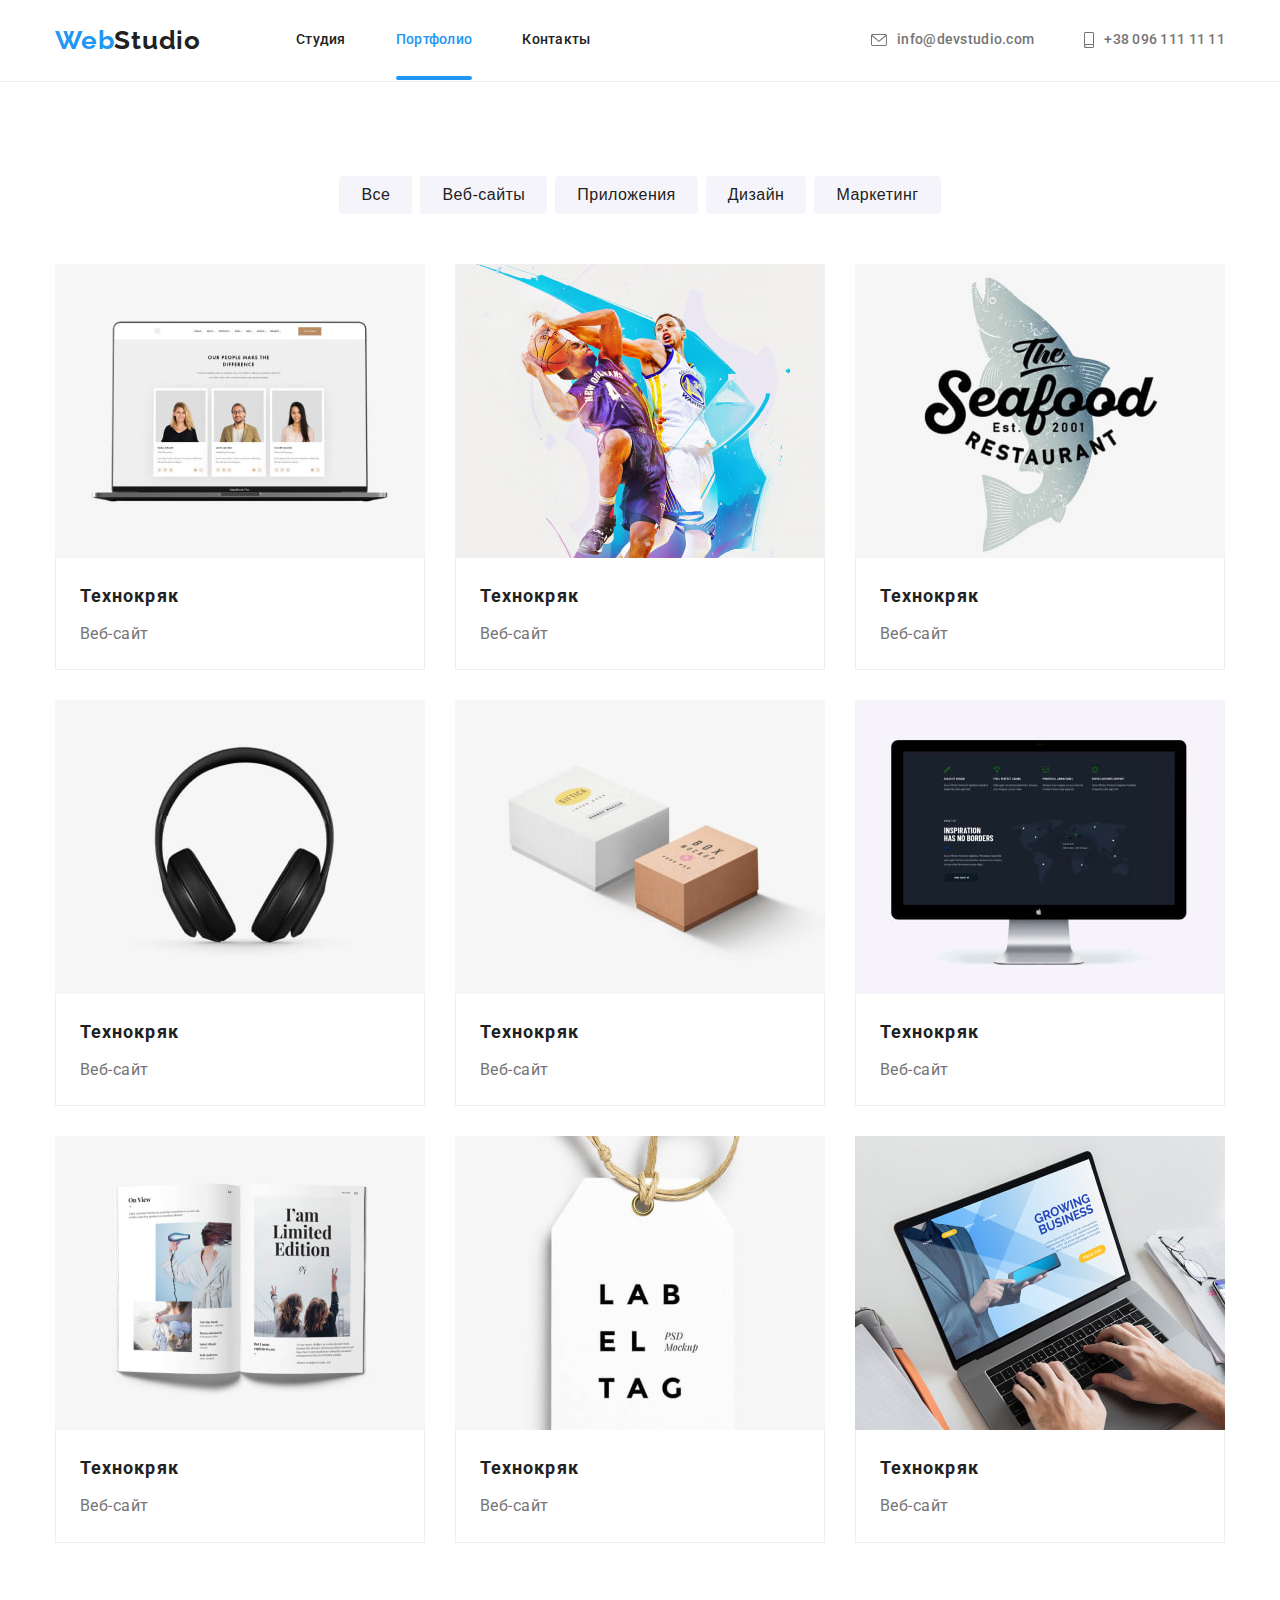
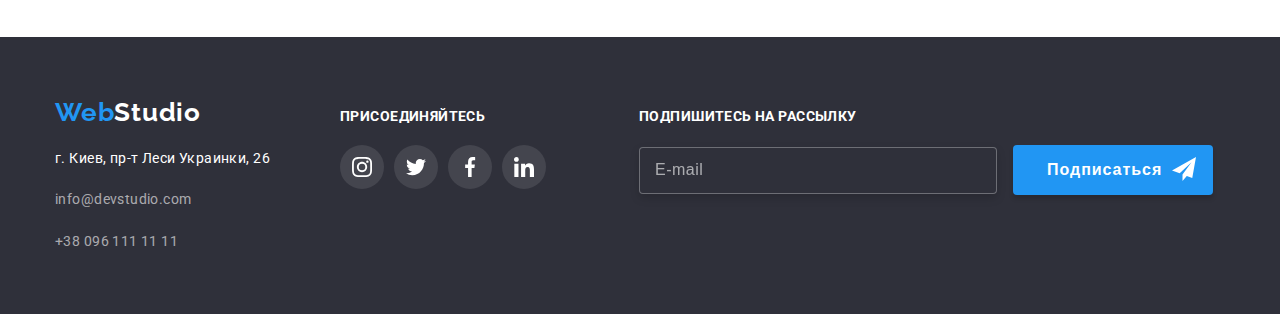
<file: portfolio.html>
<!DOCTYPE html>
<html lang="en">
<head>
    <meta charset="UTF-8">
    <meta name="viewport" content="width=device-width, initial-scale=1.0">
    <title>WebStudio</title>
    <!-- Шрифты -->
    <link rel="preconnect" href="https://fonts.gstatic.com">
    <link href="https://fonts.googleapis.com/css2?family=Raleway:wght@700&family=Roboto:wght@400;500;700;900&display=swap" rel="stylesheet">
    <!-- Modern Normalize -->
    <link rel="stylesheet" href="https://cdnjs.cloudflare.com/ajax/libs/modern-normalize/1.1.0/modern-normalize.min.css" integrity="sha512-wpPYUAdjBVSE4KJnH1VR1HeZfpl1ub8YT/NKx4PuQ5NmX2tKuGu6U/JRp5y+Y8XG2tV+wKQpNHVUX03MfMFn9Q==" crossorigin="anonymous" referrerpolicy="no-referrer" />
    <!-- Стили -->
    <link rel="stylesheet" href="./style/style.css">
</head>
<body>
     <!-- Шапка сайта (навигация) -->
    <header class="header-menu">
        <div class="container header-container">
            <a class="logo-style" href="./index.html"><span class="text-logo-style">Web</span>Studio</a>
            <nav class="social-links">
                <ul class="social-links-list">
                    <li class="social-links-list-item list">
                        <a class="social-links-list-link link " href="./index.html">Студия</a></li>
                    <li class="social-links-list-item list">
                        <a class="social-links-list-link link is-current" href="./portfolio.html">Портфолио</a></li>
                    <li class="social-links-list-item list">
                        <a class="social-links-list-link link" href="#">Контакты</a></li>
                </ul>
            </nav>
            <ul class="social-contakt-list">
                <li class="social-links-contakt-list-item list">
                    <a class="social-contakt-list-link link" href="mailto:info@devstudio.com">
                    <svg class="social-contakt-icon" width="16" height="12">
                        <use href="./img/icons.svg#mail"></use>
                    </svg>info@devstudio.com</a>
                </li>
                <li class="social-links-contakt-list-item list">
                    <a class="social-contakt-list-link link" 
                    href="tel:+380961111111"><svg class="social-contakt-icon" width="10" height="16">
                        <use href="./img/icons.svg#smartphone"></use>
                    </svg>+38 096 111 11 11</a>
                </li>
            </ul>
        </div>
        </header>  
    <main class="header-border">
        <!-- BUTTONS CATALOG-->
        <section class="portfolio-button">
            <div class="container">
            <ul class="catalog-button-list">
                <li class="catalog-button-list-item-p list">
                    <button class="portfolio-cataloge-buttom" type="button">Все</button>
                </li>
                <li class="catalog-button-list-item list">
                <button class="portfolio-cataloge-buttom" type="button">Веб-сайты</button>
                </li>
                <li class="catalog-button-list-item list">
                    <button class="portfolio-cataloge-buttom" type="button">Приложения</button>
                </li>
                <li class="catalog-button-list-item list">
                    <button class="portfolio-cataloge-buttom" type="button">Дизайн</button>
                </li>
                <li class="catalog-button-list-item list">
                    <button class="portfolio-cataloge-buttom" type="button">Маркетинг</button>
                </li>
            </ul>
            </div>
        </section>
        <section class="portfolio-container">
            <div class="container">
            <ul class="catalog-list">
                <li class="catalog-list-item list">
                    <a href="#" class="catalog-list-link">
                    <figure class="catalog-border-list-item">
                        <div class="overlay-catalog-img-position">
                            <img class= "catalog-border-list-item-img" src="img/portfolio/img.jpg" alt="Ноутбук с макетом сайта" width="370" height="294">
                            <p class="overlay-portfolio-catalog-img overlay-portfolio-catalog-text">
                                Технокряк это современная площадка распространения коронавируса. Компании используют эту платформу для цифрового шпионажа и атак на защищённые сервера конкурентов.
                            </p>
                        </div>
                    <div class="catalog-list-item-text">
                    <h4 class="catalog-list-item-heading">Технокряк</h4>
                    <p class="catalog-list-item-paragraph">Веб-сайт</p>
                    </div>
                    </figure>
                    </a>
                </li>
                <li class="catalog-list-item list">
                    <a href="#" class="catalog-list-link">
                    <figure class="catalog-border-list-item">
                    <div class="overlay-catalog-img-position">
                    <img class= "catalog-border-list-item-img" src="img/portfolio/img-1.jpg" alt="Баскетболисты" width="370" height="294">
                    <p class="overlay-portfolio-catalog-img overlay-portfolio-catalog-text">
                        Технокряк это современная площадка распространения коронавируса. Компании используют эту платформу для цифрового шпионажа и атак на защищённые сервера конкурентов.
                        </p>
                    </div>
                    <div class="catalog-list-item-text">
                    <h4 class="catalog-list-item-heading">Технокряк</h4>
                    <p class="catalog-list-item-paragraph">Веб-сайт</p>
                    </div>
                    </figure>
                    </a>
                </li>
                <li class="catalog-list-item list">
                    <a href="#" class="catalog-list-link">
                    <figure class="catalog-border-list-item">
                    <div class="overlay-catalog-img-position">
                    <img class= "catalog-border-list-item-img" src="img/portfolio/img-2.jpg" alt="Лого морского ресторана" width="370" height="294">
                    <p class="overlay-portfolio-catalog-img overlay-portfolio-catalog-text">
                        Технокряк это современная площадка распространения коронавируса. Компании используют эту платформу для цифрового шпионажа и атак на защищённые сервера конкурентов.
                        </p>
                    </div>
                    <div class="catalog-list-item-text">
                    <h4 class="catalog-list-item-heading">Технокряк</h4>
                    <p class="catalog-list-item-paragraph">Веб-сайт</p>
                    </div>
                    </figure>
                    </a>
                </li>
                <li class="catalog-list-item list">
                    <a href="#" class="catalog-list-link">
                    <figure class="catalog-border-list-item">
                    <div class="overlay-catalog-img-position">
                    <img class= "catalog-border-list-item-img" src="img/portfolio/img-3.jpg" alt="Наушники" width="370" height="294">
                    <p class="overlay-portfolio-catalog-img overlay-portfolio-catalog-text">
                        Технокряк это современная площадка распространения коронавируса. Компании используют эту платформу для цифрового шпионажа и атак на защищённые сервера конкурентов.
                        </p>
                    </div>
                    <div class="catalog-list-item-text">
                    <h4 class="catalog-list-item-heading">Технокряк</h4>
                    <p class="catalog-list-item-paragraph">Веб-сайт</p>
                    </div>
                    </figure>
                    </a>
                </li>
                <li class="catalog-list-item list">
                    <a href="#" class="catalog-list-link">
                    <figure class="catalog-border-list-item">
                    <div class="overlay-catalog-img-position">
                    <img class= "catalog-border-list-item-img" src="img/portfolio/img-4.jpg" alt="Макет коробчек" width="370" height="294">
                    <p class="overlay-portfolio-catalog-img overlay-portfolio-catalog-text">
                        Технокряк это современная площадка распространения коронавируса. Компании используют эту платформу для цифрового шпионажа и атак на защищённые сервера конкурентов.
                        </p>
                    </div>
                    <div class="catalog-list-item-text">
                    <h4 class="catalog-list-item-heading">Технокряк</h4>
                    <p class="catalog-list-item-paragraph">Веб-сайт</p>
                    </div>
                    </figure>
                    </a>
                </li>
                <li class="catalog-list-item list">
                    <a href="#" class="catalog-list-link">
                    <figure class="catalog-border-list-item">
                    <div class="overlay-catalog-img-position">
                    <img class= "catalog-border-list-item-img" src="img/portfolio/img-5.jpg" alt="Экран аймака" width="370" height="294">
                    <p class="overlay-portfolio-catalog-img overlay-portfolio-catalog-text">
                        Технокряк это современная площадка распространения коронавируса. Компании используют эту платформу для цифрового шпионажа и атак на защищённые сервера конкурентов.
                        </p>
                    </div>
                    <div class="catalog-list-item-text">
                    <h4 class="catalog-list-item-heading">Технокряк</h4>
                    <p class="catalog-list-item-paragraph">Веб-сайт</p>
                    </div>
                    </figure>
                    </a>
                </li>
                <li class="catalog-list-item list">
                    <a href="#" class="catalog-list-link">
                    <figure class="catalog-border-list-item">
                    <div class="overlay-catalog-img-position">
                    <img class= "catalog-border-list-item-img" src="img/portfolio/img-6.jpg" alt="Журнал" width="370" height="294">
                    <p class="overlay-portfolio-catalog-img overlay-portfolio-catalog-text">
                        Технокряк это современная площадка распространения коронавируса. Компании используют эту платформу для цифрового шпионажа и атак на защищённые сервера конкурентов.
                        </p>
                    </div>
                    <div class="catalog-list-item-text">
                    <h4 class="catalog-list-item-heading">Технокряк</h4>
                    <p class="catalog-list-item-paragraph">Веб-сайт</p>
                    </div>
                    </figure>
                    </a>
                </li>
                <li class="catalog-list-item list">
                    <a href="#" class="catalog-list-link">
                    <figure class="catalog-border-list-item">
                    <div class="overlay-catalog-img-position">
                    <img class= "catalog-border-list-item-img" src="img/portfolio/img-7.jpg" alt="Лейба" width="370" height="294">
                    <p class="overlay-portfolio-catalog-img overlay-portfolio-catalog-text">
                        Технокряк это современная площадка распространения коронавируса. Компании используют эту платформу для цифрового шпионажа и атак на защищённые сервера конкурентов.
                        </p>
                    </div>
                    <div class="catalog-list-item-text">
                    <h4 class="catalog-list-item-heading">Технокряк</h4>
                    <p class="catalog-list-item-paragraph">Веб-сайт</p>
                    </div>
                    </figure>
                    </a>
                </li>
                <li class="catalog-list-item list">
                    <a href="#" class="catalog-list-link">
                    <figure class="catalog-border-list-item">
                    <div class="overlay-catalog-img-position">
                    <img class= "catalog-border-list-item-img" src="img/portfolio/img-8.jpg" alt="Работа за макбуком" width="370" height="294">
                    <p class="overlay-portfolio-catalog-img overlay-portfolio-catalog-text">
                        Технокряк это современная площадка распространения коронавируса. Компании используют эту платформу для цифрового шпионажа и атак на защищённые сервера конкурентов.
                        </p>
                    </div>
                    <div class="catalog-list-item-text">
                    <h4 class="catalog-list-item-heading">Технокряк</h4>
                    <p class="catalog-list-item-paragraph">Веб-сайт</p>
                    </div>
                    </figure>
                    </a>
                </li>
            </ul>
            </div>
        </section>
    </main>
    <!-- Footer -->
    <footer class="footer-container">
        <div class="container">
        <ul class="footer-list">
            <li class="footer-list-item list">
                <a class="footer-logo-style" href="./index.html"><span class="footer-text-logo-style">Web</span>Studio</a>
                <ul class="footer-contact-list">
                <li class="footer-contact-list-item list"><a class="footer-list-link-adress link" href="#">г. Киев, пр-т Леси Украинки, 26</a></li>
                <li class="footer-contact-list-item list"><a class="footer-contact-list-link link" href="mailto:info@devstudio.com">info@devstudio.com</a></li>
                <li class="footer-contact-list-item list"><a class="footer-contact-list-link link" href="tel:+380961111111">+38 096 111 11 11</a></li>
                </ul>
            </li>
            <li class="footer-list-item list">
                <p class="footer-paragraph">присоединяйтесь</p>
                <ul class="footer-social-icon-list">
                    <li class="footer-social-icon-item list">
                        <a class="footer-social-icon" href="#">
                        <svg class="footer-social-item-icon"> 
                            <use href="./img/icons.svg#instagram"></use>
                        </svg>
                        </a>
                    </li>
                    <li class="footer-social-icon-item list"> 
                        <a class="footer-social-icon" href="#">
                        <svg class="footer-social-item-icon"> 
                            <use href="./img/icons.svg#twitter"></use>
                        </svg>
                        </a>
                    </li>
                    <li class="footer-social-icon-item list">
                        <a class="footer-social-icon" href="#">
                        <svg class="footer-social-item-icon"> 
                            <use href="./img/icons.svg#facebook"></use>
                        </svg>
                        </a>
                    </li>
                    <li class="footer-social-icon-item list">
                        <a class="footer-social-icon" href="#">
                        <svg class="footer-social-item-icon"> 
                            <use href="./img/icons.svg#linkedin"></use>
                        </svg>
                        </a>
                    </li>
                </ul>
            </li>
            <li class="list footer-form-position">
                <ul class="">
                    <li class="list footer-form-paragraph">
                        <p class="">Подпишитесь на рассылку</p>
                    </li>
                    <li class="list footer-form">
                        <form>
                        <label class="footer-form-label">
                        <input type="email" class="footer-form-mail" name="user-mail" placeholder="E-mail" required>
                        </label>
                        <button class="btn-style btn-footer-form-style">
                            <span class="btn-form-footer-text-position">
                                Подписаться
                                <svg class="footer-svg-form-button">
                                    <use href="img/icons.svg#icon-telegram-send"></use>
                                </svg>
                            </span>
                        </button>
                        </form>
                    </li>
                </ul>
            </li>
        </ul>
        </div>
    </footer>
</body>
</html>
</file>
<file: style/style.css>
:root {
    --main-font: 'Roboto', sans-serif;
    --main-color: #212121; 
    --paragraph-color: #757575;
    --focus-color: #2196F3;
}
body {
    font-family: var(--main-font);
    margin: 0;
}

*,
::before,
::after {
    box-sizing: border-box;
}
h1,
h2,
h3,
h4,
h5,
h6,
p {
    margin-top: 0;
    margin-bottom: 0;
}

ul,ol {
    margin-top: 0;
    margin-bottom: 0;
    padding-left: 0;
}

.visually-hidden {
    position: absolute !important;
    clip: rect(1px 1px 1px 1px); /* IE6, IE7 */
    clip: rect(1px, 1px, 1px, 1px);
    padding: 0 !important;
    border: 0 !important;
    height: 1px !important;
    width: 1px !important;
    overflow: hidden;
  }


/******* MAIN COMPONENTS *******/
.btn-style {
    background: var(--focus-color);
    box-shadow: 0px 4px 4px rgba(0, 0, 0, 0.15);
    border-radius: 4px;
    width: 200px;
    height: 50px;
    border: none;
    cursor: pointer;
    font-weight: bold;
    font-size: 16px;
    line-height: 30px;
    letter-spacing: 0.06em;
    color: #FFFFFF;
}

.list {
    list-style: none;
    margin: 0;
}

.link {
    text-decoration: none;
}

.container {
    width: 1200px;
    padding-left: 15px;
    padding-right: 15px;
    margin: 0 auto;
}





/******* END MAIN COMPONENTS *******/

/******* HEADER *******/


.header-menu {
    background-color: #FFFFFF;
    
}


.header-container {
    display: flex;
    align-items: center;
    padding-top: 25px;
    padding-bottom: 25px;
}

.logo-style {
    margin-right: 95px;
    font-family: 'Raleway', sans-serif;
    font-weight: 700;
    font-size: 26px;
    line-height: 1.19;
    letter-spacing: 0.03em;
    text-decoration: none;
    color: var(--main-color);
}

.text-logo-style {
    color: var(--focus-color);
}

.social-links-list {
    display: flex;
}
.social-contakt-list {
    display: flex;
}

.social-links-list-item:not(:last-child) {
    margin-right: 50px;
}

.social-links-list-link {
    font-weight: 500;
    font-size: 14px;
    line-height: 1.14;
    letter-spacing: 0.02em;
    color: var(--main-color);
    transition: color 250ms cubic-bezier(0.4, 0, 0.2, 1)
}

.social-links-list-item {
    display: flex;
    position: relative;
}

.social-links-list-link:hover,
.social-links-list-link:focus,
.is-current {
    color: var(--focus-color);
}

.is-current::after {
    content: "";
    display: block;
    position: absolute;
    height: 4px;
    border-radius: 2px;
    width: 100%;
    background-color: var(--focus-color);
    bottom: -32px;
} 

.social-contakt-list-link {
    font-weight: 500;
    font-size: 14px;
    line-height: 1.14;
    letter-spacing: 0.02em;
    color: var(--paragraph-color);
    transition: color 250ms cubic-bezier(0.4, 0, 0.2, 1);
}

.social-contakt-list-link:hover,
.social-contakt-list-link:focus {
    color: var(--focus-color);
}

.social-contakt-list {
    margin-left: auto;
}

.social-contakt-list-link {
    display: flex;
    align-items: center;
    justify-content: center;
}
.social-links-contakt-list-item:not(:first-child) {
    margin-left: 50px;
}

.social-contakt-icon {
    margin-right: 10px;
}

.social-contakt-icon {
    fill: currentColor;
}

/******* END HEADER *******/

/******* HERO *******/

.conteiner-hero {
    max-width: 1600px;
    margin: 0 auto;
    background-image: linear-gradient(rgba(47, 48, 58, 0.4), rgba(47, 48, 58, 0.4)), url(../img/bg.jpg);
    background-repeat: no-repeat;
    background-color: #2F303A;
    background-position: center;
    background-size: cover;
}

.container-hero-heading {
    padding-top: 200px;
    width: 700px;
    margin: 0 auto;
    padding-bottom: 200px;
}

.hero-heading {
    font-weight: 900;
    font-size: 44px;
    line-height: 1.36;
    text-align: center;
    color: #FFFFFF;
    text-transform: uppercase;
    letter-spacing: 0.06em;
}

.hero-bottom {
    display: block;
    margin: 0 auto;
    margin-top: 30px;
    
}

/******* END HERO *******/

/******* BENEFITS *******/

.container-benefits { 
    margin: 0 auto;
}

.benefits-list {
    margin-left: -30px;
    padding-top: 94px;
    display: flex;
    flex-wrap: wrap;
    
}

.benefits-list-heading {
    margin-top: 30px;
    font-weight: 700;
    font-size: 14px;
    line-height: 1.14;
    letter-spacing: 0.03em;
    text-transform: uppercase;
    color: var(--main-color);
}

.benefits-paragraph {
    max-width: 270px;
    margin-top: 10px;
    font-weight: 400;
    font-size: 14px;
    line-height: 1.71;
    letter-spacing: 0.03em;
    color: var(--paragraph-color);
}

.benefits-heading {
    margin-top: 94px;
    font-weight: 700;
    font-size: 36px;
    line-height: 1.16;
    text-align: center;
    letter-spacing: 0.03em;
    color: #212121;
}

.benefits-img-list {
    margin-top: 50px;
    margin-left: -30px;
    display: flex;
    flex-wrap: wrap;
    padding-bottom: 94px;
}

.benefits-list-item {
    position: relative;
    overflow: hidden;
    margin-top: 0px;
    margin-left: 30px;
    display: block;
}

.benefits-list-item:hover .overlay-benefits-img {
    transform: translateY(0%);
}

.benefits-list-item-link {
    display: flex;
    justify-content: center;
    align-items: center;
    width: 270px;
    height: 120px;
    background-color: #F5F4FA;
    border-radius: 4px;
}

.benefits-img-position {
    display: block;
}

.overlay-benefits-text {
    font-weight: 700;
    font-size: 14px;
    line-height: 16px;
    text-align: center;
    letter-spacing: 0.03em;
    text-transform: uppercase;
    color: #FFFFFF;
}

.overlay-benefits-img {
    bottom: 0;
    left: 0;
    position: absolute;
    height: 23.8%;
    width: 100%;
    overflow: hidden;
    background-color: rgba(47, 48, 58, 0.8);
    padding: 27px 82px;
    transform: translateY(100%);
    transition: transform 250ms cubic-bezier(0.4, 0, 0.2, 1);
}
/******* END BENEFITS *******/


/******* OUR TEAM *******/

.container-stuff {
    background-color: #F5F4FA;
    padding-top: 94px;
}

.heading-stuff {
    text-align: center;
    font-weight: 700;
    font-size: 36px;
    line-height: 1.16;
    letter-spacing: 0.03em;
    color: var(--main-color);
}

.stuff-list {
    margin-top: 40px;
    margin-left: -30px;
    display: flex;
    flex-wrap: wrap;
    padding-bottom: 94px;
}

.stuff-list-item {
    margin-left: 30px;

}

.stuff-border {
    margin: 0;
    background: #FFFFFF;
    box-shadow: 0px 1px 3px rgba(0, 0, 0, 0.12), 0px 1px 1px rgba(0, 0, 0, 0.14), 0px 2px 1px rgba(0, 0, 0, 0.2);
    border-radius: 0px 0px 4px 4px;
}

.stuff-heading {
    margin-top: 20px;
    text-align: center;
    font-weight: 500;
    font-size: 16px;
    line-height: 1.18;
    letter-spacing: 0.03em;
    color: var(--main-color);
}

.stuff-paragraph {
    margin-top: 10px;
    font-weight: 400;
    font-size: 16px;
    line-height: 1.18;
    text-align: center;
    letter-spacing: 0.03em;
    color: var(--paragraph-color);
}

.stuff-social-icon-list{
    display: flex;
    justify-content: center;
    align-items: center;
    margin-left: -10px;
    margin-top: 16px;
    padding-bottom: 30px;
}

.stuff-social-icon-item {
    margin-left: 10px
}

.stuff-social-icon {
    display: flex;
    justify-content: center;
    align-items: center;
    width: 44px;
    height: 44px;
    border-radius: 50%;
    background-color: #ffffff;
    transition: background-color 250ms cubic-bezier(0.4, 0, 0.2, 1);
}

.stuff-social-item-icon {
    fill: #AFB1B8;
    width: 20px;
    height: 20px;
    transition: fill 250ms cubic-bezier(0.4, 0, 0.2, 1);
}

.stuff-social-icon:hover,
.stuff-social-icon:focus {
    background-color: #2196F3;
}

.stuff-social-icon:hover .stuff-social-item-icon,
.stuff-social-icon:focus .stuff-social-item-icon {
    fill: #ffffff;
}

/******* END OUR TEAM *******/

/******* OUR CLIENTS *******/

.our-clients {
    margin: 0 auto;
}

.our-clients-heading {
    padding-top: 94px;
    margin-bottom: 50px;
    font-weight: 700;
    font-size: 36px;
    line-height: 42px;
    text-align: center;
    letter-spacing: 0.03em;
    color: var(--main-color);
}

.our-clients-list {
    padding-bottom: 94px;
    display: flex;
    justify-content: center;
    margin-top: -30px;
    margin-left: -30px;
    
}

.our-clients-list-item{
    margin-top: 30px;
    margin-left: 30px;

}

.our-clients-list-link {
    display: flex;
    justify-content: center;
    align-items: center;
    width: 170px;
    height: 92px;
    border: 1px solid #AFB1B8;
    border-radius: 4px;
    transition: border-color 250ms cubic-bezier(0.4, 0, 0.2, 1);
}

.our-clients-icon-style {
    width: 106px;
    height: 60px;
    fill: #AFB1B8;
    transition: fill 250ms cubic-bezier(0.4, 0, 0.2, 1);
}

.our-clients-list-link:hover,
.our-clients-list-link:focus {
    border-color: #2196F3;
    cursor: pointer;
}

.our-clients-list-link:hover .our-clients-icon-style, 
.our-clients-list-link:focus .our-clients-icon-style {
    fill: #2196F3;
}


/******* FOOTER *******/

.footer-container {
    background-color: #2F303A;
    margin: 0 auto;
    padding-top: 60px;
    padding-bottom: 60px;
    display: flex;
    flex-direction: column;
}

.footer-list {
    display: flex;
    align-items: baseline;
    margin-left: -70px;
}

.footer-list-item {
    display: block;
    margin-left: 70px;
}

.footer-paragraph {
    font-weight: 700;
    font-size: 14px;
    line-height: 1.14;
    letter-spacing: 0.03em;
    text-transform: uppercase;
    color: #FFFFFF;
}

.footer-logo-style {
    font-family: 'Raleway', sans-serif;
    font-weight: 700;
    font-size: 26px;
    line-height: 1.19;
    letter-spacing: 0.03em;
    text-decoration: none;
    color: #FFFFFF;
}

.footer-text-logo-style {
    color: var(--focus-color);
}


.footer-contact-list-item {
    margin-top: 18px;
}

.footer-contact-list-link {
    font-weight: 400;
    font-size: 14px;
    line-height: 1.71;
    letter-spacing: 0.03em;
    color: #FFFFFF;
    transition: color 250ms cubic-bezier(0.4, 0, 0.2, 1);
}

.footer-contact-list-link:hover,
.footer-contact-list-link:focus {
    color: var(--focus-color);
}

.footer-list-link-adress {
    font-weight: normal;
    font-size: 14px;
    line-height: 1.77;
    letter-spacing: 0.03em;
    color: #FFFFFF;
    transition: color 250ms cubic-bezier(0.4, 0, 0.2, 1);
} 

.footer-list-link-adress:hover,
.footer-list-link-adress:focus {
    color: var(--focus-color);
}
.footer-contact-list-link{
    font-weight: 400;
    font-size: 14px;
    line-height: 1.71;
    letter-spacing: 0.03em;
    color: rgba(255, 255, 255, 0.6);
}

.footer-social-icon-list{
    display: flex;
    justify-content: center;
    align-items: center;
    margin-top: 20px;
    padding-bottom: 30px;
}

.footer-social-icon-item:not(:last-child) {
    margin-right: 10px;
}

.footer-social-icon-item:first-child {
  
}

.footer-social-icon {
    display: flex;
    justify-content: center;
    align-items: center;
    width: 44px;
    height: 44px;
    border-radius: 50%;
    background: rgba(255, 255, 255, 0.1);
    transition: background-color 250ms cubic-bezier(0.4, 0, 0.2, 1);
}

.footer-social-item-icon {
    fill: #FFFFFF;
    width: 20px;
    height: 20px;
}

.footer-social-icon:hover,
.footer-social-icon:focus {
    background-color: #2196F3;
}

.footer-form-position {
    margin-left: 93px;
}

.footer-form-paragraph {
    margin-bottom: 20px;
    font-weight: 700;
    font-size: 14px;
    line-height: 1.14;
    letter-spacing: 0.03em;
    text-transform: uppercase;
    color: #FFFFFF;
}

.footer-form {
    display: flex;
    align-items: center;
}

.footer-form-mail {
    width: 358px;
    background-color: #2F303A;
    border: 1px solid rgba(255, 255, 255, 0.3);
    filter: drop-shadow(0px 4px 4px rgba(0, 0, 0, 0.15));
    border-radius: 4px;
    padding: 15px;
    margin-right: 12px;
    color: #ffffff;
}
.footer-form-mail:focus {
    outline: none;
    border: 1px solid #2196F3;
}

.footer-form-mail::placeholder {
    font-weight: 400;
    font-size: 16px;
    line-height: 1.25;
    letter-spacing: 0.03em;
    color: rgba(255, 255, 255, 0.6);
}
.btn-footer-form-style {
    text-align: left;
}

.btn-form-footer-text-position {
    position: relative;
    margin-left: 28px;
}
.footer-svg-form-button {
    position: absolute;
    width: 24px;
    height: 24px;
    fill: #FFFFFF;
    margin-left: 10px;
    top: 50%;
    transform: translateY(-50%);
}

/******* END FOOTER *******/

/******* BACKDROP *******/


.backdrop-main-button {
    position: fixed;
    top: 0;
    left: 0;
    width: 100vw;
    height: 100vh;
    background-color: rgba(0, 0, 0, 0.2);
    opacity: 1;
    visibility: visible;
    transition: opacity 250ms cubic-bezier(0.4, 0, 0.2, 1), visibility 250ms cubic-bezier(0.4, 0, 0.2, 1);
}

.modal-main-button {
    position: absolute;
    width: 528px;
    top: 50%;
    left: 50%;
    background-color: #FFFFFF;
    box-shadow: 0px 1px 3px rgba(0, 0, 0, 0.12), 0px 1px 1px rgba(0, 0, 0, 0.14), 0px 2px 1px rgba(0, 0, 0, 0.2);
    border-radius: 4px;
    transform: translate(-50%, -50%);
}

.backdrop-quit-button {
    position: absolute;
    top: 8px;
    right: 8px;
    display: flex;
    justify-content: center;
    align-items: center;
    padding: 0;
    width: 30px;
    height: 30px;
    border-radius: 50%;
    background-color: #ffffff;
    border: 1px solid rgba(0, 0, 0, 0.1);
    cursor: pointer;
}

.backdrop-quit-button-svg {
    width: 11px;
    height: 11px;
    fill: var(--main-color);
    transition: fill 250ms cubic-bezier(0.4, 0, 0.2, 1);
}

.backdrop-quit-button:hover .backdrop-quit-button-svg{
    fill: var(--focus-color);
}

.is-hidden {
    opacity: 0;
    visibility: hidden;
    pointer-events: none;
}

.modal-form-head {
    margin-bottom: 12px;
    font-weight: 700;
    font-size: 20px;
    line-height: 1.15;
    text-align: center;
    letter-spacing: 0.03em;
    color: var(--main-color);
}
.modal-form {
    padding: 40px;
    display: flex;
    flex-direction: column;
    
}

.modal-form-field-paragraph {
    margin-bottom: 4px;
    font-weight: 400;
    font-size: 12px;
    line-height: 1.14;
    letter-spacing: 0.01em;
    color: var(--paragraph-color);
}


.modal-form-input {
    padding-left: 42px;
    width: 100%;
    height: 40px;
    border: 1px solid rgba(33, 33, 33, 0.2);
    border-radius: 4px;
    transition: border 250ms cubic-bezier(0.4, 0, 0.2, 1);
}

.modal-form-input:focus {
    outline: none;
    border: 1px solid var(--focus-color);
    border-radius: 4px;
}

.modal-form-input:focus + .backdrop-icon-links
.backdrop-icon {
    fill: var(--focus-color);
}

.backdrop-icon-position {
    margin-bottom: 10px;
    display: block;
    position: relative;
}

.backdrop-icon-links {
    position: absolute;
    top: 50%;
    transform: translateY(-50%);
    left: 12px;
    display: block;
}

.backdrop-icon {
    fill: var(--main-color);
    width: 18px;
    height: 18px;
    transition: fill 250ms cubic-bezier(0.4, 0, 0.2, 1)
}

.modal-form-textarea {
    width: 100%;
    height: 120px;
    border: 1px solid rgba(33, 33, 33, 0.2);
    border-radius: 4px;
    resize: none;
    padding: 12px 16px;
    font-weight: 400;
    font-size: 14px;
    line-height: 1.14;
    letter-spacing: 0.01em;
    color: var(--main-color);
}

.modal-form-textarea:focus {
    outline: none;
    border: 1px solid var(--focus-color);
    border-radius: 4px;
}

.modal-form-textarea::placeholder {
    font-weight: 400;
    font-size: 14px;
    line-height: 1.14;
    letter-spacing: 0.01em;
    color: rgba(117, 117, 117, 0.5);
}

.modal-textarea-head {
    margin-bottom: 4px;
    font-weight: 400;
    font-size: 12px;
    line-height: 1.14;
    letter-spacing: 0.01em;
    color: var(--paragraph-color);
}

.modal-form-checkbox-label {
    display: flex;
    padding-left: 13px;
    margin-bottom: 30px;
    align-items: center;
    padding-top: 20px;
    font-weight: 400;
    font-size: 14px;
    line-height: 1.71;
    letter-spacing: 0.03em;
    color: var(--paragraph-color);
}

.modal-checkbox-text-position {
    margin-left: 8px;
}
.modal-form-checkbox-label::before {
    content: "";
    display: block;
    cursor: pointer;
    width: 16px;
    height: 15px;
    background-image: url("../img/checkbox/icon-checkbox.svg");
}

.modal-form-input-checkbox:checked + .modal-form-checkbox-label::before {
    background-image: url("../img/checkbox/icon-checkbox-check.svg");
}

.modal-checkbox-link-color {
    color: var(--focus-color);
}

.modal-form-btn {
    margin: 0 auto;
}


/******* END BACKDROP *******/


/******* PAGE !PORTFOLIO! *******/ 


.header-border {
    border-top: 1px solid #ECECEC;
}

.catalog-button-list {
    padding-top: 94px;
    margin-bottom: 50px;
    display: flex;
    justify-content: center;
    max-width: 516;
}

.catalog-button-list-item {
    margin-left: 8px;
}
.portfolio-cataloge-buttom {
    padding: 6px 22px;
    font-weight: 500;
    font-size: 16px;
    line-height: 1.65;
    text-align: center;
    letter-spacing: 0.03em;
    color: var(--main-color);
    border: none;
    background: #F5F4FA;
    border-radius: 4px;
    cursor: pointer;
    transition: background 250ms cubic-bezier(0.4, 0, 0.2, 1),
    box-shadow 250ms cubic-bezier(0.4, 0, 0.2, 1),
    color 250ms cubic-bezier(0.4, 0, 0.2, 1)
}

.portfolio-cataloge-buttom:hover,
.portfolio-cataloge-buttom:focus {
    background: var(--focus-color);
    box-shadow: 0px 3px 1px rgba(0, 0, 0, 0.1), 0px 1px 2px rgba(0, 0, 0, 0.08), 0px 2px 2px rgba(0, 0, 0, 0.12);
    color: #FFFFFF;
}

.catalog-list {
    display: flex;
    flex-wrap: wrap;
    margin-top: -30px;
    margin-left: -30px;
    padding-bottom: 94px;
}

.catalog-list-item {
    margin-top: 30px;
    margin-left: 30px;
}

.catalog-border-list-item {
    margin: 0;
}

.catalog-border-list-item-img {
    display: block;
}

.catalog-list-link {
    transition: box-shadow 250ms cubic-bezier(0.4, 0, 0.2, 1);
}
.catalog-list-link:hover,
.catalog-list-link:focus {
    display: block;
    cursor: pointer;
    box-shadow: 0px 1px 1px rgba(0, 0, 0, 0.12), 0px 4px 4px rgba(0, 0, 0, 0.06), 1px 4px 6px rgba(0, 0, 0, 0.16);

}

.overlay-catalog-img-position {
    position: relative;
    overflow: hidden;
    display: block;
}

.overlay-portfolio-catalog-text {
    font-weight: 400;
    font-size: 18px;
    line-height: 1.55;
    letter-spacing: 0.03em;
    color: #FFFFFF;
}

.overlay-portfolio-catalog-img {
    position: absolute;
    top: 0;
    left: 0;
    transform: translateY(100%);
    overflow: auto;
    width: 100%;
    height: 100%;
    background-color: rgba(33, 150, 243, 0.9);
    padding: 63px 24px;
    transition: transform 250ms cubic-bezier(0.4, 0, 0.2, 1);
}

.catalog-border-list-item:hover
.overlay-portfolio-catalog-img {
    transform: translateY(0%);
}


.catalog-list-item-text {
    background: #FFFFFF;
    border: 1px solid #EEEEEE;
    border-top: none;
    padding: 20px 24px;
}

.catalog-list-item-heading {
    font-weight: 700;
    font-size: 18px;
    line-height: 2;
    letter-spacing: 0.06em;
    color: var(--main-color);
}

.catalog-list-item-paragraph {
    margin-top: 5px;
    font-weight: 400;
    font-size: 16px;
    line-height: 1.88;
    letter-spacing: 0.03em;
    color: var(--paragraph-color);
}

.catalog-list-link {
    text-decoration: none;
}

/******* END PAGE !PORTFOLIO! *******/
</file>
